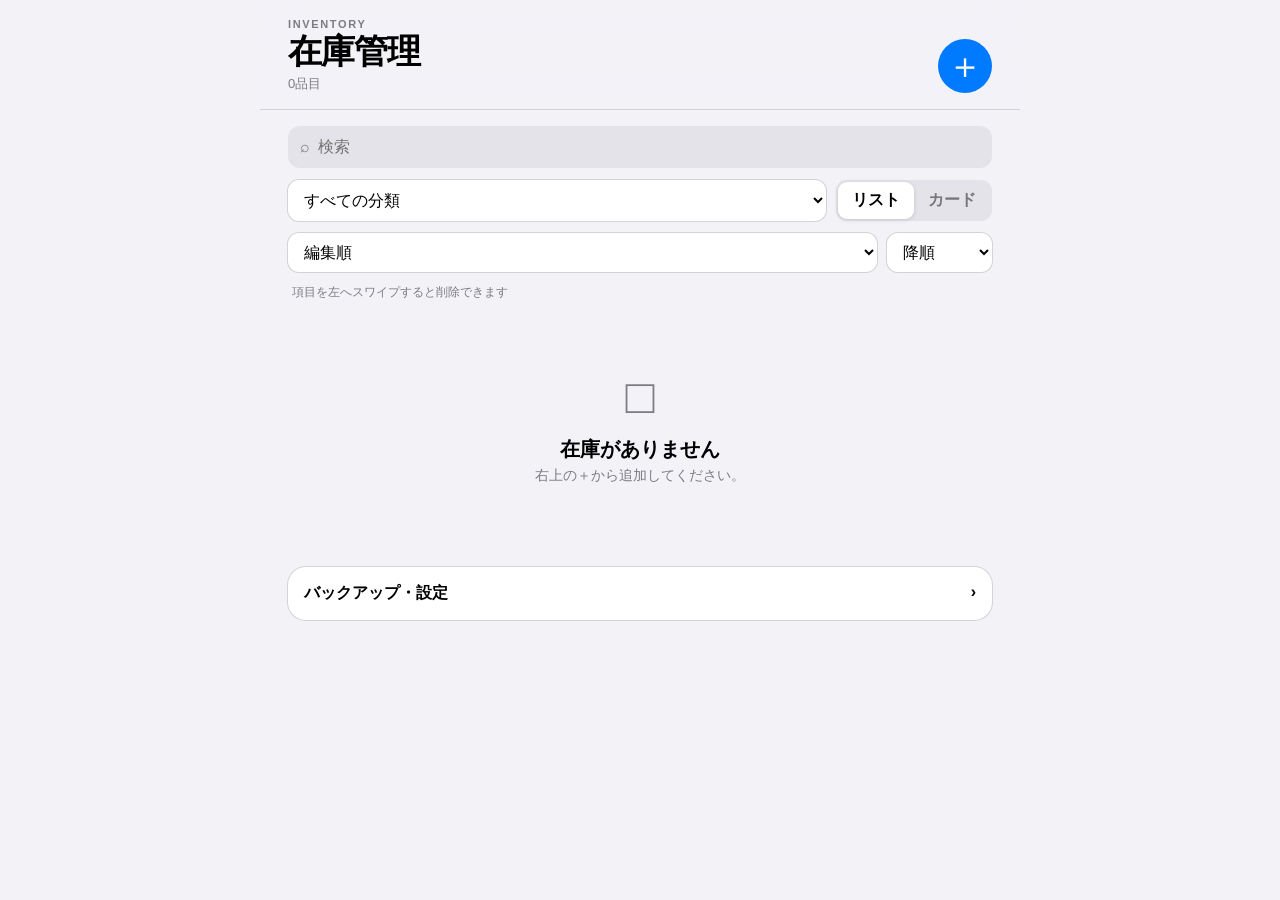
<file: index.html>
<!doctype html>
<html lang="ja">
<head>
  <meta charset="utf-8">
  <meta name="viewport" content="width=device-width,initial-scale=1,viewport-fit=cover">
  <meta name="theme-color" content="#f2f2f7" media="(prefers-color-scheme: light)">
  <meta name="theme-color" content="#000000" media="(prefers-color-scheme: dark)">
  <meta name="apple-mobile-web-app-capable" content="yes">
  <meta name="apple-mobile-web-app-status-bar-style" content="black-translucent">
  <meta name="apple-mobile-web-app-title" content="在庫管理">
  <meta http-equiv="Content-Security-Policy" content="default-src 'self'; script-src 'self'; style-src 'self'; img-src 'self' data: blob:; media-src 'self' blob:; connect-src 'self' https://stock-pwa-api.h2zv6r9d76.workers.dev; worker-src 'self'; object-src 'none'; base-uri 'none'; form-action 'self'">
  <link rel="manifest" href="./manifest.webmanifest">
  <link rel="apple-touch-icon" href="./icon-192.png">
  <link rel="stylesheet" href="./style.css">
  <title>在庫管理</title>
</head>
<body>
<div class="app">
  <header class="topbar">
    <div>
      <p class="eyebrow">INVENTORY</p>
      <h1>在庫管理</h1>
      <p id="summary" class="summary">読み込み中…</p>
    </div>
    <button id="addBtn" class="add-button" aria-label="追加">＋</button>
  </header>

  <main>
    <section class="filters">
      <label class="search">
        <span>⌕</span>
        <input id="search" type="search" placeholder="検索">
        <button id="clearSearch" type="button" hidden>×</button>
      </label>
      <div class="filter-row">
        <select id="categoryFilter">
          <option value="">すべての分類</option>
        </select>
        <div class="segments">
          <button id="listViewBtn" class="active" type="button">リスト</button>
          <button id="cardViewBtn" type="button">カード</button>
        </div>
      </div>
      <div class="sort-row" aria-label="並び替え">
        <select id="sortField" aria-label="並び順">
          <option value="updatedAt">編集順</option>
          <option value="createdAt">追加順</option>
          <option value="name">名前順</option>
        </select>
        <select id="sortOrder" aria-label="順序">
          <option value="desc">降順</option>
          <option value="asc">昇順</option>
        </select>
      </div>
    </section>

    <p class="swipe-hint">項目を左へスワイプすると削除できます</p>
    <section id="items" class="inventory list-view"></section>

    <div id="empty" class="empty" hidden>
      <div class="empty-mark">□</div>
      <h2>在庫がありません</h2>
      <p>右上の＋から追加してください。</p>
    </div>

    <details class="settings">
      <summary><span>バックアップ・設定</span><span>›</span></summary>
      <div>
        <button id="trashBtn" class="settings-row">
          <span>ゴミ箱</span><span id="trashCount" class="badge">0</span>
        </button>
        <button id="backupBtn" class="settings-row"><span>バックアップを書き出す</span><span>›</span></button>
        <button id="syncBtn" class="settings-row"><span>クラウド同期</span><span id="syncStatus" class="sync-status">オフ</span></button>
        <label class="settings-row file-row">
          <span>バックアップから復元</span><span>›</span>
          <input id="restoreInput" type="file" accept="application/json,.json">
        </label>
        <p id="storageInfo" class="footnote"></p>
      </div>
    </details>
  </main>
</div>

<dialog id="editor">
  <form id="itemForm">
    <div class="handle"></div>
    <div class="sheet-head">
      <button type="button" id="closeBtn">キャンセル</button>
      <h2 id="formTitle">在庫を追加</h2>
      <button type="submit" class="save">保存</button>
    </div>
    <input id="itemId" type="hidden">

    <section class="form-group">
      <label class="form-row"><span>商品名</span><input id="name" required maxlength="100" placeholder="必須"></label>
      <div class="form-row barcode-row">
        <span>バーコード</span>
        <input id="barcode" inputmode="numeric" maxlength="128" placeholder="任意" aria-label="バーコード">
        <button id="scanBarcodeBtn" type="button" class="scan-button">スキャン</button>
      </div>
    </section>

    <section class="form-group">
      <div class="form-row">
        <span>数量</span>
        <div class="form-stepper">
          <button id="formMinus" type="button">−</button>
          <input id="quantity" type="number" step="0.01" value="1" required>
          <button id="formPlus" type="button">＋</button>
        </div>
      </div>
      <label class="form-row"><span>単位</span><input id="unit" maxlength="20" placeholder="個・箱など"></label>
      <label class="form-row"><span>分類</span><input id="category" maxlength="50" placeholder="工具など"></label>
      <div id="categorySuggestions" class="suggestions" hidden></div>
      <label class="form-row"><span>保管場所</span><input id="location" maxlength="100" placeholder="棚Aなど"></label>
      <div id="locationSuggestions" class="suggestions" hidden></div>
    </section>

    <section class="form-group">
      <label class="form-row stacked"><span>メモ</span><textarea id="note" rows="4" maxlength="500"></textarea></label>
    </section>

    <section class="form-group">
      <label class="form-row stacked"><span>関連ワード</span><input id="keywords" maxlength="300" placeholder="例：ネジ、ビス、DIY（カンマ区切り）"></label>
      <div id="keywordSuggestions" class="suggestions" hidden></div>
      <p class="field-note">検索に引っかかりやすくするための言葉です。候補を押すだけで追加できます。</p>
    </section>

    <section class="form-group">
      <label class="form-row file-picker">
        <span>写真・画像を選択</span><span>›</span>
        <input id="photo" type="file" accept="image/*">
      </label>
      <img id="photoPreview" class="preview" hidden alt="">
      <label class="form-row"><span>現在の画像を削除</span><input id="removePhoto" type="checkbox"></label>
    </section>

    <button id="deleteBtn" type="button" class="delete-item" hidden>ゴミ箱へ移動</button>
  </form>
</dialog>

<dialog id="scannerDialog">
  <div class="scanner-sheet">
    <div class="sheet-head">
      <button id="closeScannerBtn" type="button">閉じる</button>
      <h2>バーコードを読み取る</h2>
      <span></span>
    </div>
    <div class="scanner-frame">
      <video id="scannerVideo" playsinline muted></video>
      <div class="scanner-guide" aria-hidden="true"></div>
    </div>
    <p id="scannerMessage" class="scanner-note">カメラへのアクセスを許可し、バーコードまたはQRコードを枠内に入れてください。</p>
  </div>
</dialog>

<dialog id="trashDialog">
  <div class="trash-sheet">
    <div class="handle"></div>
    <div class="sheet-head">
      <button id="closeTrashBtn" type="button">閉じる</button>
      <h2>ゴミ箱</h2>
      <button id="emptyTrashBtn" type="button" class="danger-text">すべて削除</button>
    </div>
    <div id="trashItems" class="trash-list"></div>
    <div id="trashEmpty" class="empty" hidden>
      <div class="empty-mark">□</div>
      <h2>ゴミ箱は空です</h2>
    </div>
  </div>
</dialog>

<div id="toast" class="toast" hidden>
  <span id="toastText"></span>
  <button id="undoBtn" type="button">元に戻す</button>
</div>

<dialog id="loginDialog">
  <form id="loginForm">
    <div class="handle"></div>
    <div class="sheet-head">
      <button id="closeLoginBtn" type="button">キャンセル</button>
      <h2>クラウド同期にログイン</h2>
      <button class="save" type="submit">ログイン</button>
    </div>
    <p class="login-note">同期用に設定したパスワードを入力してください。この端末にだけログイン情報を保存します。</p>
    <section class="form-group">
      <label class="form-row stacked"><span>パスワード</span><input id="syncPassword" type="password" autocomplete="current-password" required minlength="16" placeholder="16文字以上"></label>
    </section>
  </form>
</dialog>

<dialog id="backupPasswordDialog">
  <form id="backupPasswordForm">
    <div class="handle"></div>
    <div class="sheet-head">
      <button id="closeBackupPasswordBtn" type="button">キャンセル</button>
      <h2 id="backupPasswordTitle">暗号化バックアップ</h2>
      <button class="save" type="submit">続ける</button>
    </div>
    <p id="backupPasswordNote" class="login-note"></p>
    <section class="form-group">
      <label class="form-row stacked"><span>バックアップ用パスワード</span><input id="backupPassword" type="password" autocomplete="new-password" required minlength="16" placeholder="16文字以上"></label>
    </section>
  </form>
</dialog>

<script src="./app.js"></script>
</body>
</html>
</file>
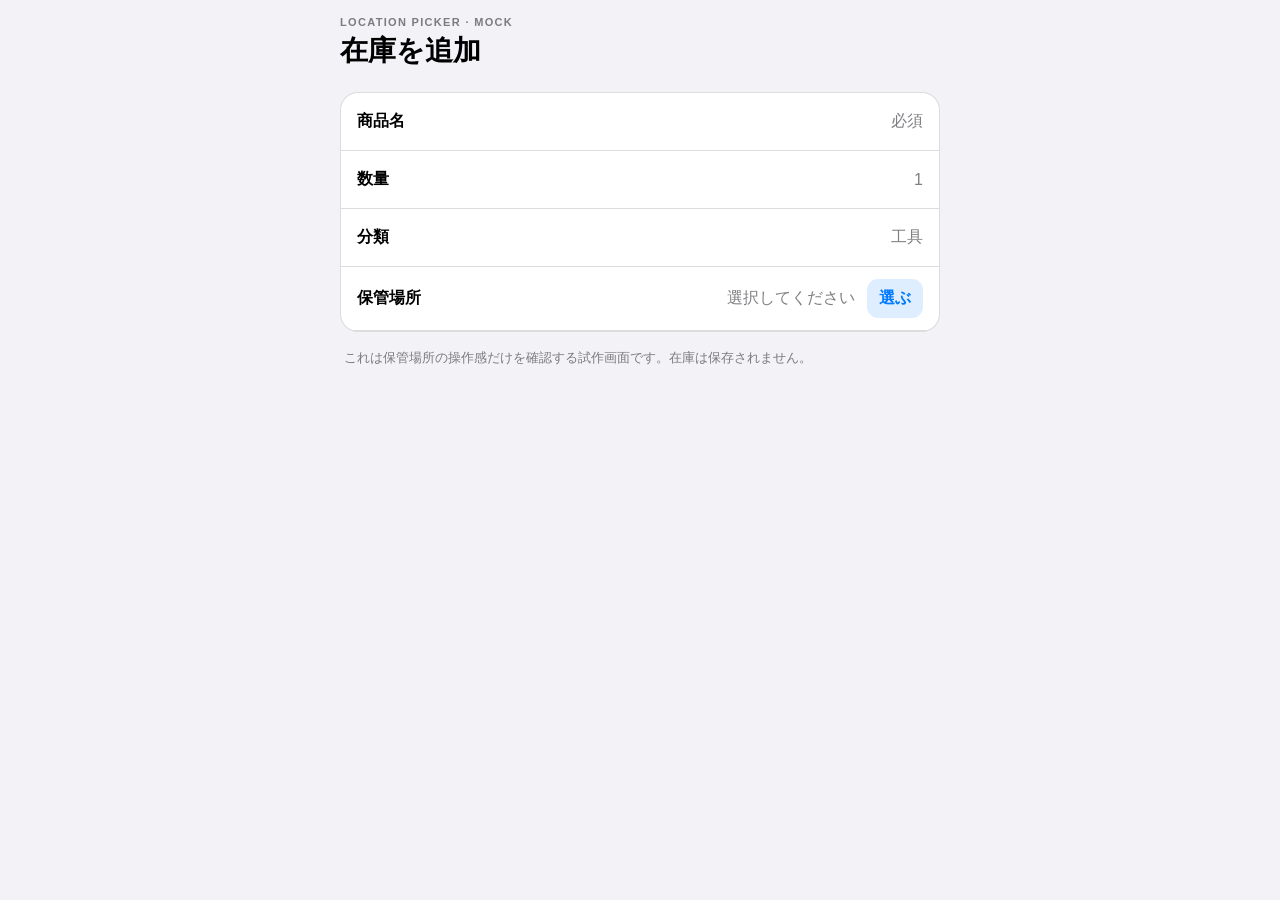
<file: location-mock/index.html>
<!doctype html>
<html lang="ja">
<head>
  <meta charset="utf-8">
  <meta name="viewport" content="width=device-width,initial-scale=1,viewport-fit=cover">
  <meta name="theme-color" content="#000000" media="(prefers-color-scheme: dark)">
  <meta name="theme-color" content="#f2f2f7" media="(prefers-color-scheme: light)">
  <title>保管場所選択 - 試作</title>
  <style>
    :root{color-scheme:light dark;--bg:#f2f2f7;--surface:#fff;--text:#000;--sub:rgba(60,60,67,.66);--line:rgba(60,60,67,.18);--blue:#007aff}
    *{box-sizing:border-box;-webkit-tap-highlight-color:transparent}body{margin:0;background:var(--bg);color:var(--text);font-family:-apple-system,BlinkMacSystemFont,"Helvetica Neue",sans-serif}.app{max-width:640px;margin:auto;min-height:100vh;padding:calc(16px + env(safe-area-inset-top)) 20px calc(24px + env(safe-area-inset-bottom))}.eyebrow{margin:0;color:var(--sub);font-size:11px;font-weight:700;letter-spacing:.12em}h1{margin:4px 0 22px;font-size:28px}.card{overflow:hidden;background:var(--surface);border:1px solid var(--line);border-radius:18px}.row{display:flex;align-items:center;gap:12px;min-height:58px;padding:12px 16px;border-bottom:1px solid var(--line)}.row label{flex:0 0 88px;font-weight:600}.place-value{flex:1;text-align:right;color:var(--sub);overflow:hidden;text-overflow:ellipsis;white-space:nowrap}.button{border:0;border-radius:11px;background:rgba(0,122,255,.13);color:var(--blue);padding:9px 12px;font:inherit;font-weight:650}.button.primary{background:var(--blue);color:#fff}.note{margin:16px 4px;color:var(--sub);font-size:13px;line-height:1.5}.location-picker{border-bottom:1px solid var(--line);background:color-mix(in srgb,var(--surface) 88%,var(--bg));padding:12px}.location-picker-head{display:flex;align-items:center;justify-content:space-between;gap:12px;padding:0 4px 10px}.breadcrumb{margin:0;min-width:0;flex:1;color:var(--sub);font-size:13px;overflow:hidden;text-overflow:ellipsis;white-space:nowrap}.add-box{display:grid;grid-template-columns:1fr auto;gap:8px;border:1px solid var(--line);border-radius:12px;overflow:hidden;margin-bottom:10px;background:var(--surface)}input{min-width:0;border:0;background:transparent;color:var(--text);padding:10px 12px;font:inherit}.add-box .button{border-radius:0}.choices{overflow:hidden;border:1px solid var(--line);border-radius:12px;background:var(--surface)}.choice{display:flex;width:100%;align-items:center;justify-content:space-between;border:0;border-bottom:1px solid var(--line);background:var(--surface);color:var(--text);padding:15px 14px;text-align:left;font:inherit;font-size:17px}.choice:last-child{border-bottom:0}.choice span:last-child{color:var(--sub)}.picker-help{margin:10px 4px 2px;color:var(--sub);font-size:12px;line-height:1.45}.toast{position:fixed;left:50%;bottom:calc(22px + env(safe-area-inset-bottom));transform:translateX(-50%);background:rgba(30,30,32,.94);color:#fff;padding:12px 16px;border-radius:12px;font-size:14px;white-space:nowrap}.hidden{display:none!important}@media(prefers-color-scheme:dark){:root{--bg:#000;--surface:#1c1c1e;--text:#fff;--sub:rgba(235,235,245,.6);--line:rgba(84,84,88,.65);--blue:#0a84ff}}
  </style>
</head>
<body>
  <main class="app">
    <section id="formScreen">
      <p class="eyebrow">LOCATION PICKER · MOCK</p>
      <h1>在庫を追加</h1>
      <div class="card">
        <div class="row"><label>商品名</label><span class="place-value">必須</span></div>
        <div class="row"><label>数量</label><span class="place-value">1</span></div>
        <div class="row"><label>分類</label><span class="place-value">工具</span></div>
        <div class="row"><label>保管場所</label><span id="selectedLocation" class="place-value">選択してください</span><button id="openPicker" class="button" type="button">選ぶ</button></div>
        <div id="locationPicker" class="location-picker hidden" aria-live="polite">
          <div class="location-picker-head"><p id="breadcrumb" class="breadcrumb"></p><button id="backButton" class="button" type="button">閉じる</button></div>
          <div class="add-box"><input id="newLocation" maxlength="30" placeholder="この階層に場所を追加"><button id="addLocation" class="button primary" type="button">追加</button></div>
          <div id="choices" class="choices"></div>
          <p class="picker-help">追加した場所は自動で次の階層を作れます。追加直後にその場所の中へ進むので、続けて奥の場所を追加できます。</p>
        </div>
      </div>
      <p class="note">これは保管場所の操作感だけを確認する試作画面です。在庫は保存されません。</p>
    </section>
  </main>
  <div id="toast" class="toast hidden" role="status"></div>

  <script>
    const tree={root:{name:"保管場所",children:["floor1","floor2"]},floor1:{name:"1階",children:["washroom","myRoom","toolroom"]},floor2:{name:"2階",children:["bedroom","closet"]},washroom:{name:"洗面所",children:["frontShelf","underSink"]},myRoom:{name:"俺の部屋",children:["deskShelf"]},toolroom:{name:"工具部屋",children:["rack"]},bedroom:{name:"寝室",children:[]},closet:{name:"押入れ",children:[]},frontShelf:{name:"正面棚",children:["clearCase","topShelf"]},underSink:{name:"洗面台下",children:[]},deskShelf:{name:"机横の棚",children:[]},rack:{name:"メタルラック",children:[]},clearCase:{name:"文具横の透明ケース",children:[]},topShelf:{name:"上段",children:[]}};
    let current="root",history=[],selected="",toastTimer;
    const $=id=>document.getElementById(id);
    const pathFor=id=>[...history,id].filter(x=>x!=="root").map(x=>tree[x].name);
    const showToast=text=>{clearTimeout(toastTimer);$("toast").textContent=text;$("toast").classList.remove("hidden");toastTimer=setTimeout(()=>$("toast").classList.add("hidden"),2200)};
    function showPicker(){
      $("locationPicker").classList.remove("hidden");
      const path=pathFor(current);$("breadcrumb").textContent=path.length?path.join(" ＞ "):"最初の階層を選んでください";
      $("backButton").textContent=current==="root"?"閉じる":"戻る";$("newLocation").value="";
      const choices=$("choices");choices.innerHTML="";
      tree[current].children.forEach(id=>{
        const button=document.createElement("button"),name=document.createElement("span"),next=document.createElement("span");button.type="button";button.className="choice";
        name.textContent=tree[id].name;next.textContent=(tree[id].branch||tree[id].children.length)?"＞":"";button.append(name,next);
        button.addEventListener("click",()=>choose(id));choices.appendChild(button);
      });
    }
    function choose(id){
      if(tree[id].branch||tree[id].children.length){history.push(current);current=id;showPicker();return}
      selected=[...pathFor(current),tree[id].name].join(" ＞ ");$("selectedLocation").textContent=selected;$("locationPicker").classList.add("hidden");showToast("保管場所を選択しました");
    }
    $("openPicker").addEventListener("click",()=>{current="root";history=[];showPicker()});
    $("backButton").addEventListener("click",()=>{if(current==="root"){$("locationPicker").classList.add("hidden");return}current=history.pop()||"root";showPicker()});
    $("addLocation").addEventListener("click",()=>{
      const name=$("newLocation").value.trim();if(!name)return;
      const id="custom-"+crypto.randomUUID();tree[id]={name,children:[],branch:true};tree[current].children.unshift(id);history.push(current);current=id;showPicker();showToast("場所を追加しました。続けて奥の場所を追加できます");
    });
    $("newLocation").addEventListener("keydown",event=>{if(event.key==="Enter"){event.preventDefault();$("addLocation").click()}});
  </script>
</body>
</html>
</file>
<file: style.css>
:root{
  color-scheme:light dark;
  --bg:#f2f2f7;--surface:#fff;--surface2:#f8f8fa;--label:#000;
  --secondary:rgba(60,60,67,.65);--separator:rgba(60,60,67,.18);
  --blue:#007aff;--red:#ff3b30;--shadow:0 5px 18px rgba(0,0,0,.06)
}
*{box-sizing:border-box;-webkit-tap-highlight-color:transparent}
html{font-family:-apple-system,BlinkMacSystemFont,"Helvetica Neue",sans-serif;background:var(--bg);color:var(--label)}
body{margin:0;min-height:100vh;background:var(--bg);padding-bottom:env(safe-area-inset-bottom)}
button,input,textarea,select{font:inherit}
button{cursor:pointer}
.app{max-width:760px;margin:auto}
.topbar{position:sticky;top:0;z-index:20;display:flex;justify-content:space-between;align-items:flex-end;padding:calc(18px + env(safe-area-inset-top)) 28px 16px;background:color-mix(in srgb,var(--bg) 88%,transparent);backdrop-filter:blur(20px);border-bottom:1px solid var(--separator)}
.eyebrow{margin:0 0 4px;color:var(--secondary);font-size:11px;font-weight:700;letter-spacing:.15em}
h1{font-size:34px;line-height:1;margin:0;letter-spacing:-.03em}
.summary{margin:7px 0 0;color:var(--secondary);font-size:13px}
.add-button{width:54px;height:54px;border:0;border-radius:50%;background:var(--blue);color:#fff;font-size:36px;line-height:1}
main{padding:16px 28px}
.filters{display:grid;gap:12px}
.search{height:42px;display:flex;align-items:center;background:rgba(118,118,128,.12);border-radius:12px;padding:0 12px;color:var(--secondary)}
.search input{flex:1;border:0;background:transparent;outline:0;color:var(--label);padding:0 8px}
.search button{border:0;background:rgba(118,118,128,.25);border-radius:50%;width:20px;height:20px;padding:0;color:var(--secondary)}
.filter-row{display:flex;gap:10px}
.filter-row select{flex:1;min-width:0;border:0;border-radius:11px;background:var(--surface);color:var(--label);padding:10px 12px;box-shadow:0 0 0 1px var(--separator)}
.sort-row{display:grid;grid-template-columns:1fr 105px;gap:10px}.sort-row select{min-width:0;border:0;border-radius:11px;background:var(--surface);color:var(--label);padding:10px 12px;box-shadow:0 0 0 1px var(--separator)}
.segments{display:flex;padding:2px;border-radius:11px;background:rgba(118,118,128,.12)}
.segments button{border:0;background:transparent;color:var(--secondary);padding:8px 14px;border-radius:9px;font-weight:650}
.segments button.active{background:var(--surface);color:var(--label);box-shadow:0 1px 5px rgba(0,0,0,.13)}
.swipe-hint{margin:12px 4px 10px;color:var(--secondary);font-size:12px}
.inventory{display:grid;gap:12px}
.inventory.card-view{grid-template-columns:repeat(2,minmax(0,1fr))}
.swipe-row{position:relative;overflow:hidden;border-radius:18px;background:var(--red)}
.swipe-actions{position:absolute;right:0;top:0;bottom:0;width:104px;display:flex}
.swipe-actions button{width:100%;border:0;background:var(--red);color:#fff;font-weight:700;font-size:15px}
.item{position:relative;z-index:2;background:var(--surface);border-radius:18px;display:grid;grid-template-columns:86px 1fr auto;align-items:center;min-height:104px;box-shadow:0 0 0 1px var(--separator),var(--shadow);will-change:transform;transform:translate3d(0,0,0);transition:transform .22s cubic-bezier(.2,.8,.2,1);touch-action:pan-y}
.item.dragging{transition:none}
.item-image{width:86px;height:104px;object-fit:cover;background:var(--surface2)}
.placeholder{display:grid;place-items:center;color:var(--secondary);font-size:30px}
.item-main{padding:12px;min-width:0}
.item-title{margin:0;font-size:18px;white-space:nowrap;overflow:hidden;text-overflow:ellipsis}
.item-meta{margin-top:5px;color:var(--secondary);font-size:13px;white-space:nowrap;overflow:hidden;text-overflow:ellipsis}
.item-qty{margin-top:8px;font-size:17px;font-weight:700}
.quick{margin-right:12px;display:flex;align-items:center;background:rgba(118,118,128,.12);border-radius:12px}
.quick button{width:38px;height:42px;border:0;background:transparent;color:var(--blue);font-size:24px}
.quick span{min-width:30px;text-align:center;font-weight:700}
.card-view .item{display:block}
.card-view .item-image{width:100%;height:auto;aspect-ratio:4/3}
.card-view .quick{margin:0 12px 12px;justify-content:space-between}
.card-view .item-main{padding-bottom:8px}
.empty{text-align:center;color:var(--secondary);padding:58px 12px}
.empty-mark{font-size:48px}
.empty h2{color:var(--label);font-size:20px;margin:12px 0 4px}
.empty p{margin:0;font-size:14px}
.settings{margin-top:24px;background:var(--surface);border-radius:18px;overflow:hidden;box-shadow:0 0 0 1px var(--separator)}
.settings summary{list-style:none;display:flex;justify-content:space-between;padding:16px;font-weight:650}
.settings summary::-webkit-details-marker{display:none}
.settings>div{border-top:1px solid var(--separator)}
.settings-row{width:100%;display:flex;justify-content:space-between;align-items:center;padding:14px 16px;border:0;border-bottom:1px solid var(--separator);background:transparent;color:var(--label)}
.file-row{position:relative}.file-row input{position:absolute;inset:0;opacity:0}
.badge{min-width:25px;height:25px;border-radius:999px;background:rgba(118,118,128,.16);display:grid;place-items:center;padding:0 7px;font-size:13px;color:var(--secondary)}
.sync-status{color:var(--secondary);font-size:13px}
.footnote{color:var(--secondary);font-size:12px;padding:0 16px}
dialog{position:fixed;inset:auto 0 0;width:100%;max-width:760px;max-height:92vh;margin:auto;border:0;border-radius:24px 24px 0 0;padding:0;background:var(--bg);color:var(--label);box-shadow:0 -20px 60px rgba(0,0,0,.28)}
dialog::backdrop{background:rgba(0,0,0,.35);backdrop-filter:blur(2px)}
#itemForm,.trash-sheet{padding:8px 16px calc(22px + env(safe-area-inset-bottom));max-height:92vh;overflow:auto}
.handle{width:38px;height:5px;border-radius:99px;background:rgba(118,118,128,.35);margin:2px auto 8px}
.sheet-head{display:grid;grid-template-columns:1fr auto 1fr;align-items:center;padding:4px 0 14px}
.sheet-head h2{font-size:17px;margin:0}.sheet-head button{border:0;background:transparent;color:var(--blue);padding:8px 0;text-align:left}.sheet-head button:last-child{text-align:right}.sheet-head .save{font-weight:700}.danger-text{color:var(--red)!important}
.form-group{background:var(--surface);border-radius:15px;margin-bottom:14px;overflow:hidden;box-shadow:0 0 0 1px var(--separator)}
.form-row{min-height:50px;display:flex;align-items:center;justify-content:space-between;gap:12px;padding:10px 14px;border-bottom:1px solid var(--separator)}
.form-row:last-child{border-bottom:0}.form-row input,.form-row textarea{flex:1;min-width:0;border:0;background:transparent;color:var(--label);outline:0;text-align:right}.stacked{display:block}.stacked textarea{text-align:left;width:100%;margin-top:8px;resize:none}
.barcode-row{gap:8px}.barcode-row input{text-align:right}.scan-button{flex:0 0 auto;border:0;border-radius:9px;background:rgba(0,122,255,.14);color:var(--blue);font-weight:650;padding:7px 10px}
.suggestions{display:flex;gap:7px;flex-wrap:wrap;padding:0 14px 12px;border-bottom:1px solid var(--separator)}
.suggestion-chip{border:0;border-radius:999px;padding:7px 11px;background:rgba(0,122,255,.12);color:var(--blue);font-size:13px;line-height:1.1}
.field-note{margin:0;padding:0 14px 12px;color:var(--secondary);font-size:12px;line-height:1.45}
.login-note{margin:0 0 14px;color:var(--secondary);font-size:13px;line-height:1.5}
.scanner-sheet{padding:12px 16px calc(24px + env(safe-area-inset-bottom))}.scanner-frame{position:relative;overflow:hidden;background:#000;border-radius:18px;aspect-ratio:3/4}.scanner-frame video{display:block;width:100%;height:100%;object-fit:cover}.scanner-guide{position:absolute;inset:25% 8%;border:3px solid rgba(255,255,255,.95);border-radius:14px;box-shadow:0 0 0 200vmax rgba(0,0,0,.24)}.scanner-note{margin:14px 4px 2px;color:var(--secondary);font-size:13px;line-height:1.5}
.form-stepper{display:flex;align-items:center;background:rgba(118,118,128,.12);border-radius:11px}.form-stepper button{width:42px;height:40px;border:0;background:transparent;color:var(--blue);font-size:22px}.form-stepper input{width:70px;text-align:center}
.file-picker{position:relative}.file-picker input{position:absolute;inset:0;opacity:0}
.preview{display:block;width:calc(100% - 28px);max-height:260px;object-fit:contain;margin:14px;border-radius:12px;background:var(--surface2)}
.delete-item{width:100%;border:0;border-radius:15px;background:var(--surface);color:var(--red);padding:15px;font-weight:650}
.trash-list{display:grid;gap:10px}.trash-row{display:grid;grid-template-columns:64px 1fr;background:var(--surface);border-radius:15px;overflow:hidden;box-shadow:0 0 0 1px var(--separator)}.trash-row img,.trash-placeholder{width:64px;height:78px;object-fit:cover;background:var(--surface2)}.trash-placeholder{display:grid;place-items:center;color:var(--secondary)}.trash-main{padding:10px}.trash-title{margin:0;font-size:16px}.trash-meta{margin-top:3px;color:var(--secondary);font-size:12px}.trash-buttons{display:flex;gap:8px;margin-top:8px}.trash-buttons button{border:0;border-radius:9px;padding:7px 10px;font-weight:650}.restore{background:rgba(0,122,255,.14);color:var(--blue)}.permanent{background:rgba(255,59,48,.14);color:var(--red)}
.toast{position:fixed;z-index:100;left:50%;bottom:calc(24px + env(safe-area-inset-bottom));transform:translateX(-50%);display:flex;gap:18px;align-items:center;background:rgba(30,30,32,.94);color:#fff;padding:12px 16px;border-radius:14px;box-shadow:0 8px 30px rgba(0,0,0,.3);white-space:nowrap}.toast button{border:0;background:transparent;color:#4da3ff;font-weight:700}
@media(max-width:500px){main{padding-left:28px;padding-right:28px}.inventory.card-view{grid-template-columns:1fr 1fr}.card-view .item-title{font-size:15px}}
@media(max-width:370px){.inventory.card-view{grid-template-columns:1fr}}
@media(prefers-color-scheme:dark){
  :root{--bg:#000;--surface:#1c1c1e;--surface2:#2c2c2e;--label:#fff;--secondary:rgba(235,235,245,.6);--separator:rgba(84,84,88,.65);--blue:#0a84ff;--red:#ff453a;--shadow:none}
  .topbar{background:rgba(0,0,0,.84)}
}

/* Ver.3.0.1: hidden属性をCSSより優先して確実に非表示にする */
.toast[hidden]{
  display:none !important;
}
</file>
